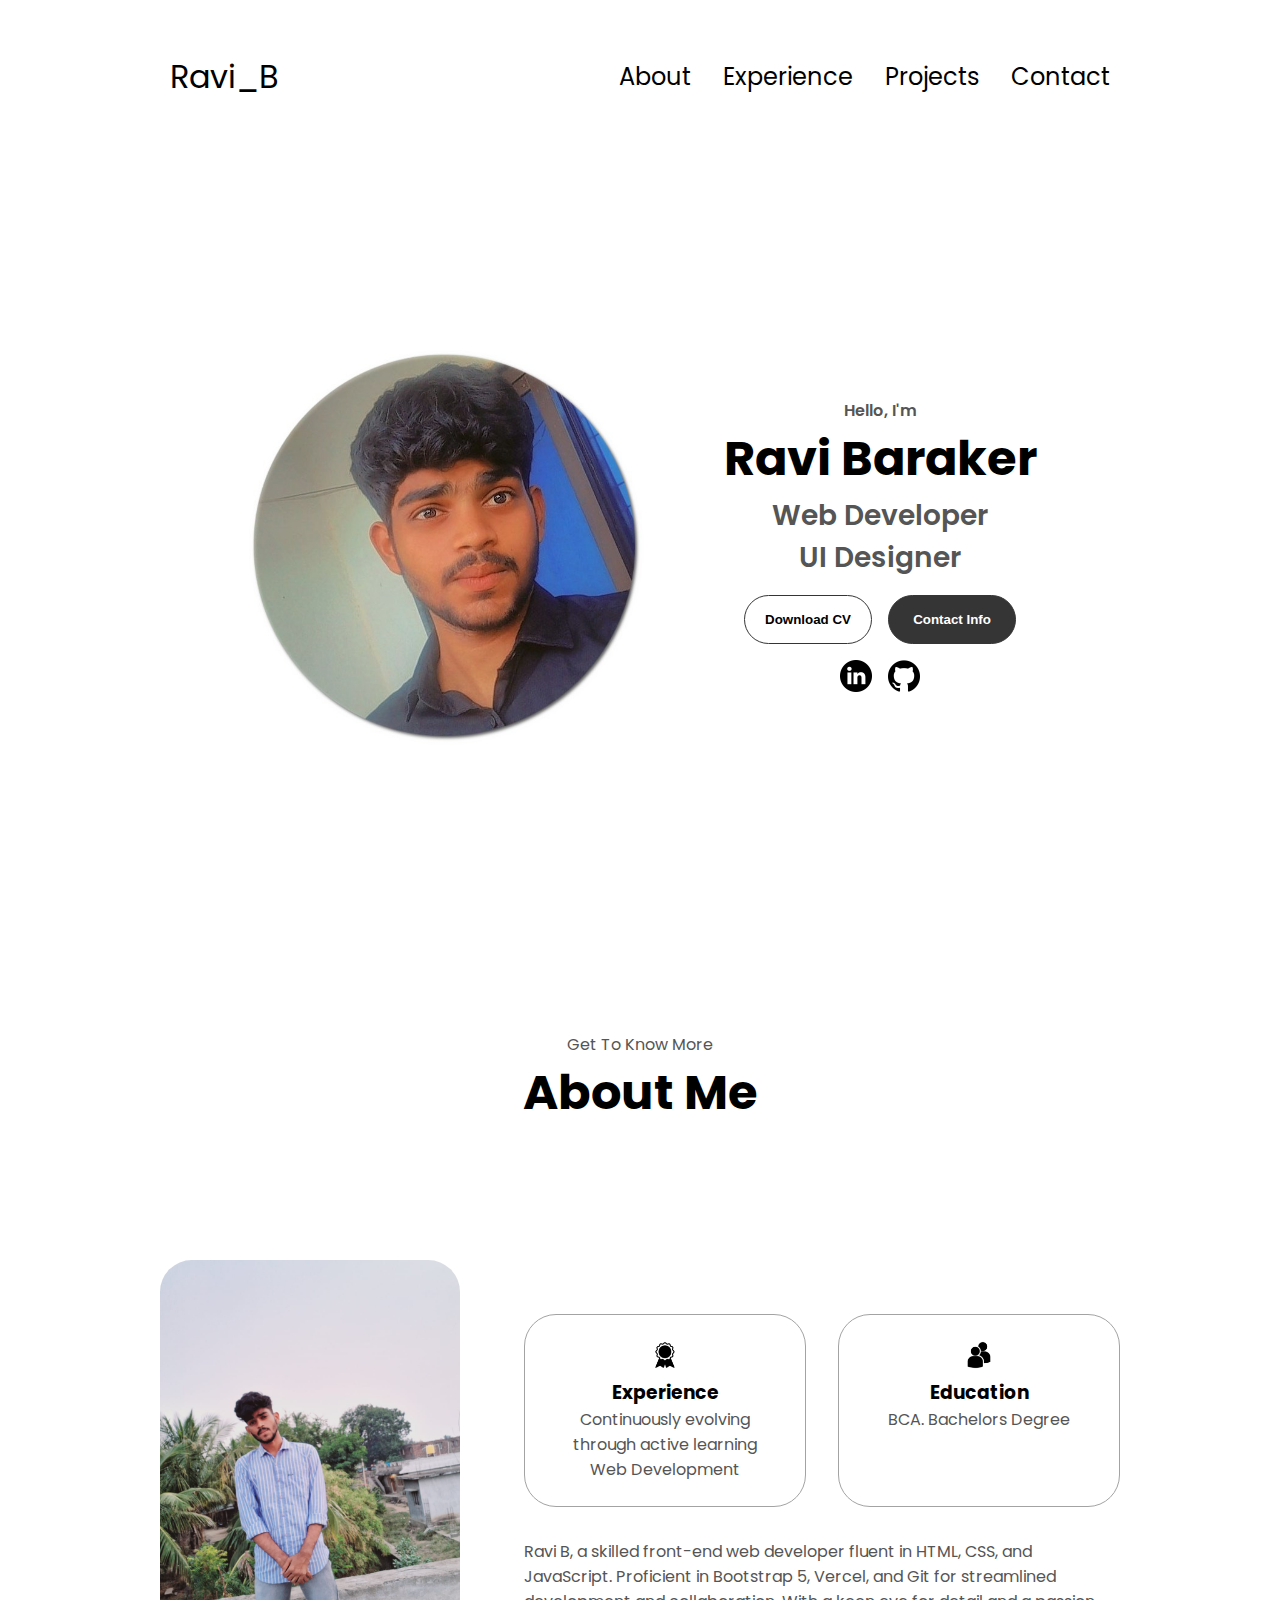
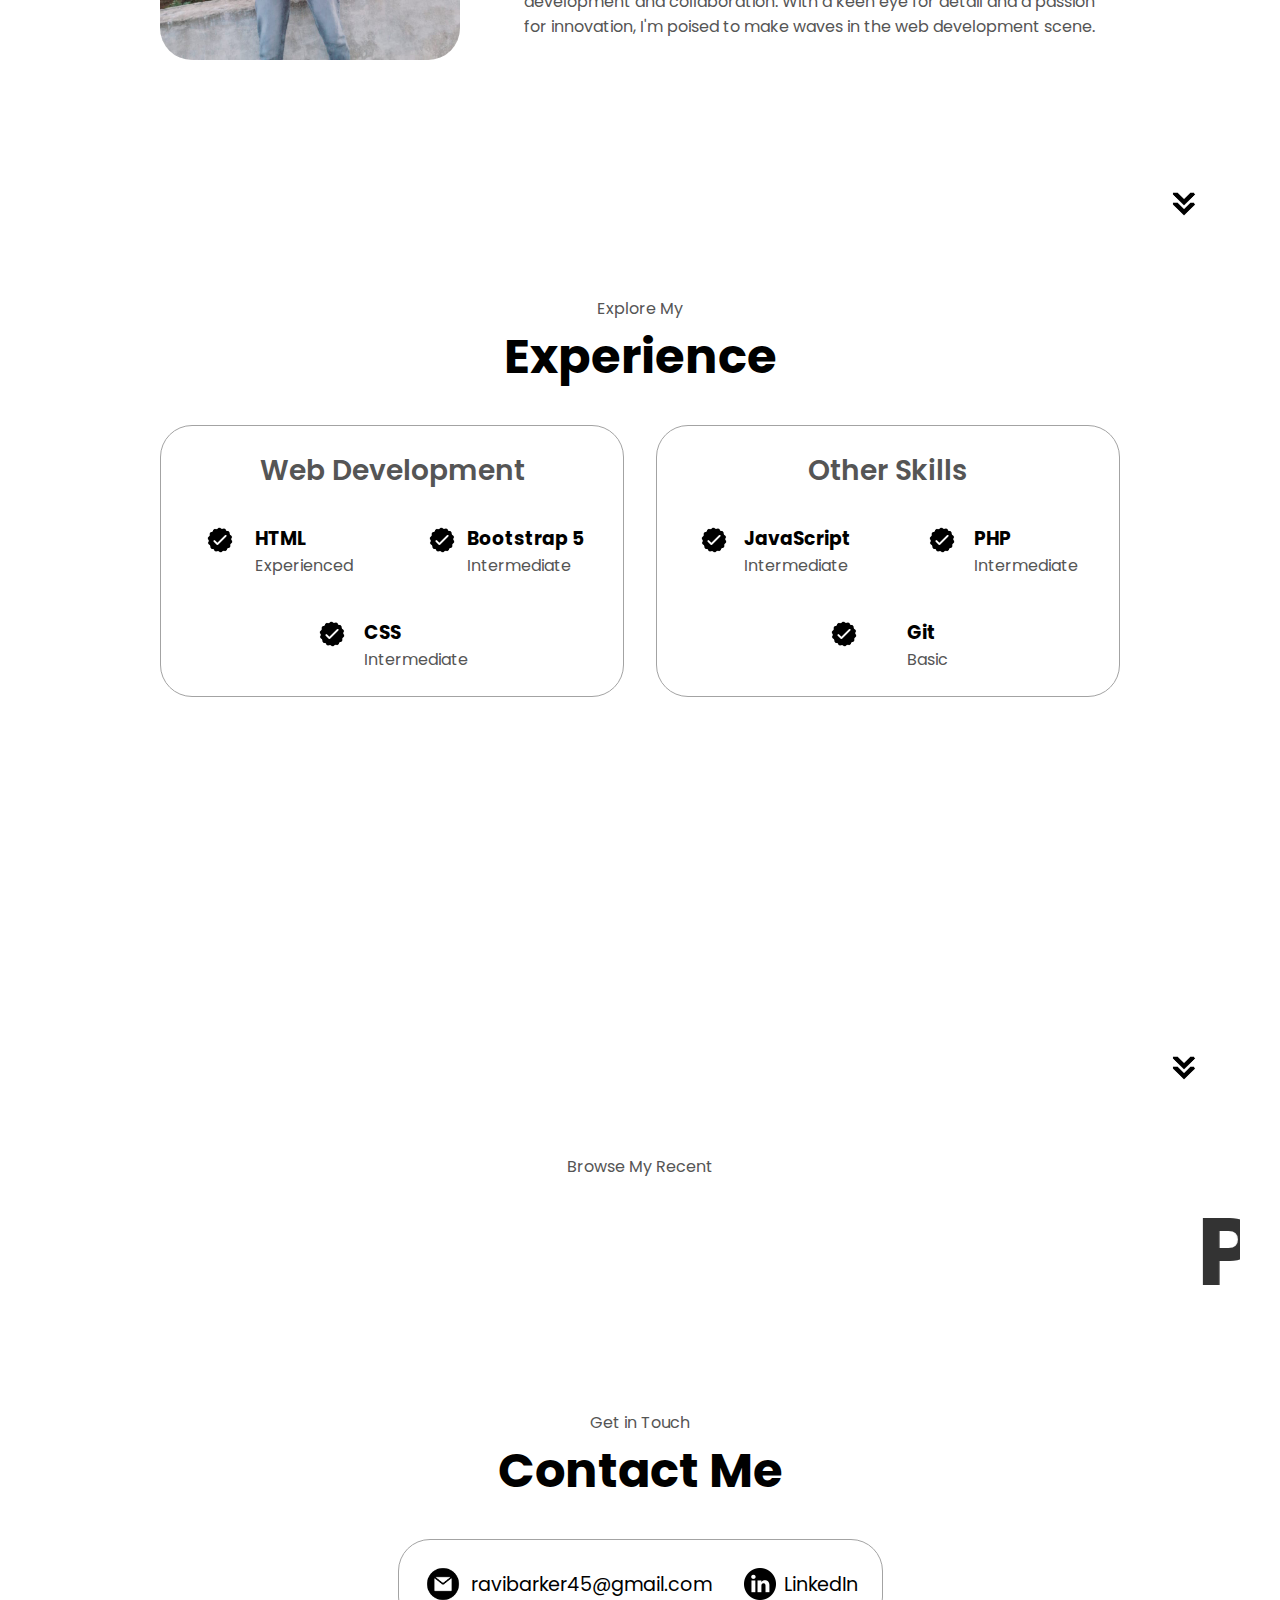
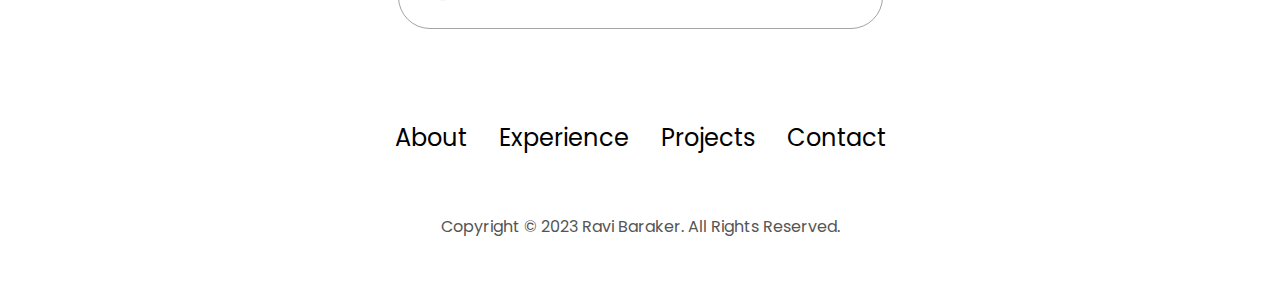
<file: index.html>
<!DOCTYPE html>
<html lang="en">
  <head>
    <meta charset="UTF-8" />
    <meta http-equiv="X-UA-Compatible" content="IE=edge" />
    <meta name="viewport" content="width=device-width, initial-scale=1.0" />
    <title>My Portfolio</title>
    <link rel="stylesheet" href="style.css" />
    <link rel="stylesheet" href="mediaqueries.css" />
  </head>
  <body>
    <nav id="desktop-nav">
      <div class="logo">Ravi_B</div>
      <div>
        <ul class="nav-links">
          <li><a href="#about">About</a></li>
          <li><a href="#experience">Experience</a></li>
          <li><a href="#projects">Projects</a></li>
          <li><a href="#contact">Contact</a></li>
        </ul>
      </div>
    </nav>
    <nav id="hamburger-nav">
      <div class="logo">Ravi Baraker</div>
      <div class="hamburger-menu">
        <div class="hamburger-icon" onclick="toggleMenu()">
          <span></span>
          <span></span>
          <span></span>
        </div>
        <div class="menu-links">
          <li><a href="#about" onclick="toggleMenu()">About</a></li>
          <li><a href="#experience" onclick="toggleMenu()">Experience</a></li>
          <li><a href="#projects" onclick="toggleMenu()">Projects</a></li>
          <li><a href="#contact" onclick="toggleMenu()">Contact</a></li>
        </div>
      </div>
    </nav>
    <section id="profile">
      <div class="section__pic-container">
        <img src="./assets/ravib.jpg" alt="Pavi profile picture" />
      </div>
      <div class="section__text">
        <p class="section__text__p1">Hello, I'm</p>
        <h1 class="title">Ravi Baraker</h1>
        <p class="section__text__p2">Web Developer<br/>UI Designer</p>
        <div class="btn-container">
          <button
            class="btn btn-color-2"
            onclick="window.open('./assets/Ravi_Resume.pdf')"
          >
            Download CV
          </button>
          <button class="btn btn-color-1" onclick="location.href='./#contact'">
            Contact Info
          </button>
        </div>
        <div id="socials-container">
          <img
            src="./assets/linkedin.png"
            alt="My LinkedIn profile"
            class="icon"
            onclick="location.href='https://www.linkedin.com/in/ravibarker/'"
          />
          <img
            src="./assets/github.png"
            alt="My Github profile"
            class="icon"
            onclick="location.href='https://github.com/Ravib45'"
          />
         
        </div>
      </div>
    </section>
    <section id="about">
      <p class="section__text__p1">Get To Know More</p>
      <h1 class="title">About Me</h1>
      <div class="section-container">
        <div class="section__pic-container">
          <img
            src="./assets/me2.jpg"
            alt="Profile picture"
            class="about-pic"
          />
        </div>
        <div class="about-details-container">
          <div class="about-containers">
            <div class="details-container">
              <img
                src="./assets/experience.png"
                alt="Experience icon"
                class="icon"
              />
              <h3>Experience</h3>
              <p>Continuously evolving through active learning <br />Web Development</p>
            </div>
            <div class="details-container">
              <img
                src="./assets/education.png"
                alt="Education icon"
                class="icon"
              />
              <h3>Education</h3>
              <p>BCA. Bachelors Degree</p>
            </div>
          </div>
          <div class="text-container">
            <p>
              Ravi B, a skilled front-end web developer fluent in HTML, CSS, and JavaScript. Proficient in Bootstrap 5, Vercel, and Git for streamlined development and collaboration. With a keen eye for detail and a passion for innovation, I'm poised to make waves in the web development scene.
            </p>
          </div>
        </div>
      </div>
      <img
        src="./assets/arrow.png"
        alt="Arrow icon"
        class="icon arrow"
        onclick="location.href='./#experience'"
      />
    </section>
    <section id="experience">
      <p class="section__text__p1">Explore My</p>
      <h1 class="title">Experience</h1>
      <div class="experience-details-container">
        <div class="about-containers">
          
          <!-- First Box -->
          <div class="details-container">
            <h2 class="experience-sub-title">Web Development</h2>
            <div class="article-container">
              <article>
                <img
                  src="./assets/checkmark.png"
                  alt="Experience icon"
                  class="icon"
                />
                <div>
                  <h3>HTML</h3>
                  <p>Experienced</p>
                </div>
              </article>
              <article>
                <img
                  src="./assets/checkmark.png"
                  alt="Experience icon"
                  class="icon"
                />
                <div>
                  <h3>Bootstrap 5</h3>
                  <p>Intermediate</p>
                </div>
              </article>
              <article>
                <img
                  src="./assets/checkmark.png"
                  alt="Experience icon"
                  class="icon"
                />
                <div>
                  <h3>CSS</h3>
                  <p>Intermediate</p>
                </div>
              </article>
            </div>
          </div>
    
          <!-- Second Box -->
          <div class="details-container">
            <h2 class="experience-sub-title">Other Skills</h2>
            <div class="article-container">
              <article>
                <img
                  src="./assets/checkmark.png"
                  alt="Experience icon"
                  class="icon"
                />
                <div>
                  <h3>JavaScript</h3>
                  <p>Intermediate</p>
                </div>
              </article>
              <article>
                <img
                  src="./assets/checkmark.png"
                  alt="Experience icon"
                  class="icon"
                />
                <div>
                  <h3>PHP</h3>
                  <p>Intermediate</p>
                </div>
              </article>
              <article>
                <img
                  src="./assets/checkmark.png"
                  alt="Experience icon"
                  class="icon"
                />
                <div>
                  <h3>Git</h3>
                  <p>Basic</p>
                </div>
              </article>
            </div>
          </div>
          
        </div>
      </div>
      <img
        src="./assets/arrow.png"
        alt="Arrow icon"
        class="icon arrow"
        onclick="location.href='./#projects'"
      />
    </section>
    
    <div id="projects">
  <p class="section__text__p1">Browse My Recent</p>
  <h1 class="title">
    <marquee behavior="scroll" direction="left" scrollamount="5">
      Projects are coming soon
    </marquee>
  </h1>
</div>

    <section id="contact">
      <p class="section__text__p1">Get in Touch</p>
      <h1 class="title">Contact Me</h1>
      <div class="contact-info-upper-container">
        <div class="contact-info-container">
          <img
            src="./assets/email.png"
            alt="Email icon"
            class="icon contact-icon email-icon"
          />
          <p><a href="mailto:ravibarker45@gmail.com">ravibarker45@gmail.com
          </a></p>
        </div>
        <div class="contact-info-container">
          <img
            src="./assets/linkedin.png"
            alt="LinkedIn icon"
            class="icon contact-icon"
          />
          <p><a href="https://www.linkedin.com/in/ravibarker/">LinkedIn</a></p>
        </div>
        
      </div>
    </section>
    <footer>
      <nav>
        <div class="nav-links-container">
          <ul class="nav-links">
            <li><a href="#about">About</a></li>
            <li><a href="#experience">Experience</a></li>
            <li><a href="#projects">Projects</a></li>
            <li><a href="#contact">Contact</a></li>
          </ul>
        </div>
      </nav>
      <p>Copyright &#169; 2023 Ravi Baraker. All Rights Reserved.</p>
    </footer>
    <script src="script.js"></script>
    
  </body>
</html>
</file>
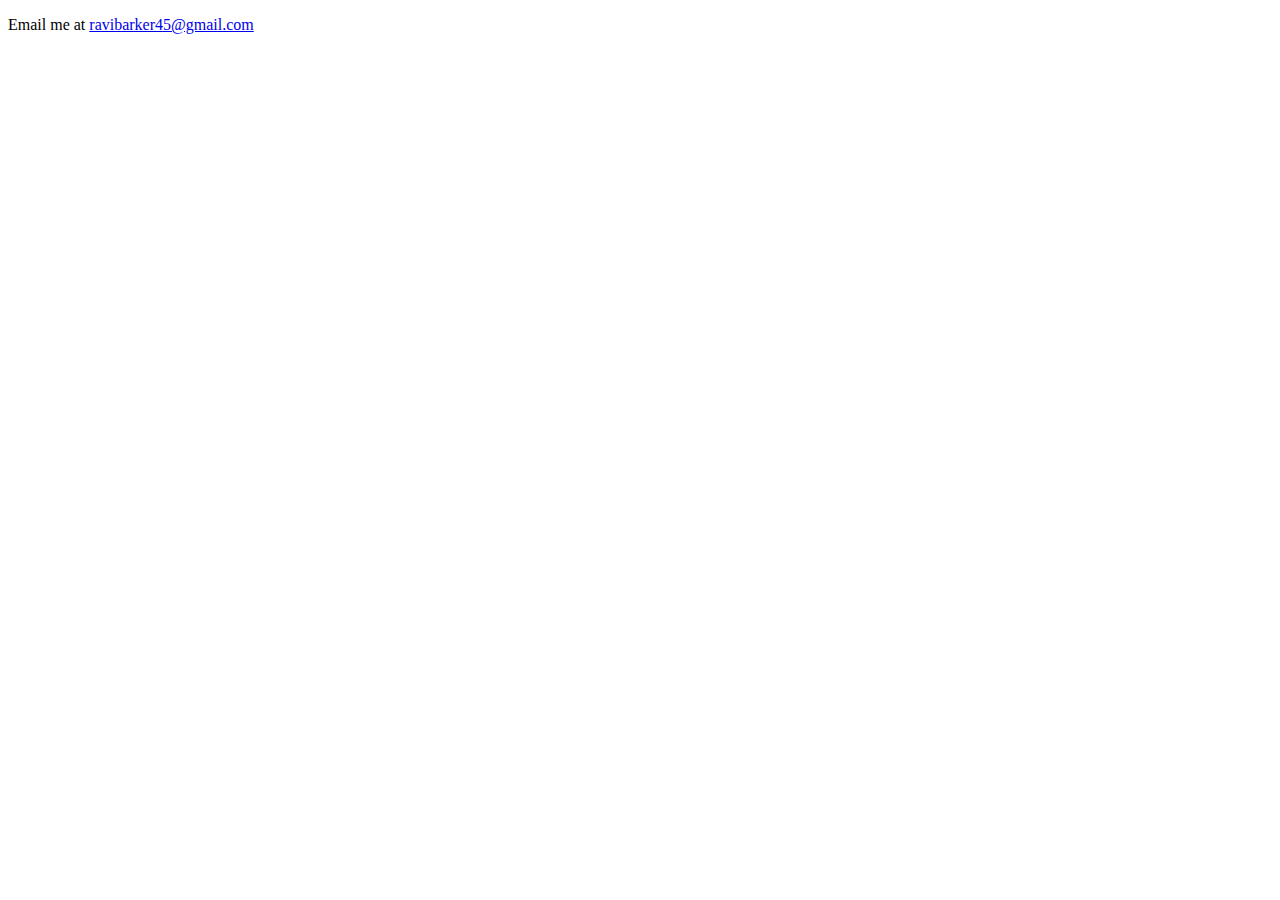
<file: mail.html>
<!DOCTYPE html>
<html lang="en">
<head>
    <meta charset="UTF-8">
    <meta name="viewport" content="width=device-width, initial-scale=1.0">
    <title>Mailto Test</title>
</head>
<body>
    <p>Email me at <a href="mailto:ravibarker45@gmail.com">ravibarker45@gmail.com</a></p>
</body>
</html>
</file>
<file: style.css>
/* GENERAL */

@import url("https://fonts.googleapis.com/css2?family=Poppins:wght@300;400;500;600&display=swap");

* {
  margin: 0;
  padding: 0;
}

body {
  font-family: "Poppins", sans-serif;
}

html {
  scroll-behavior: smooth;
}

p {
  color: rgb(85, 85, 85);
}

/* TRANSITION */

a,
.btn {
  transition: all 300ms ease;
}

/* DESKTOP NAV */

nav,
.nav-links {
  display: flex;
}

nav {
  justify-content: space-around;
  align-items: center;
  height: 17vh;
}

.nav-links {
  gap: 2rem;
  list-style: none;
  font-size: 1.5rem;
}

a {
  color: black;
  text-decoration: none;
  text-decoration-color: white;
}

a:hover {
  color: grey;
  text-decoration: underline;
  text-underline-offset: 1rem;
  text-decoration-color: rgb(181, 181, 181);
}

.logo {
  font-size: 2rem;
}

.logo:hover {
  cursor: default;
}

/* HAMBURGER MENU */

#hamburger-nav {
  display: none;
}

.hamburger-menu {
  position: relative;
  display: inline-block;
}

.hamburger-icon {
  display: flex;
  flex-direction: column;
  justify-content: space-between;
  height: 24px;
  width: 30px;
  cursor: pointer;
}

.hamburger-icon span {
  width: 100%;
  height: 2px;
  background-color: black;
  transition: all 0.3 ease-in-out;
}

.menu-links {
  position: absolute;
  top: 100%;
  right: 0;
  background-color: white;
  width: fit-content;
  max-height: 0;
  overflow: hidden;
  transition: all 0.3 ease-in-out;
}

.menu-links a {
  display: block;
  padding: 10px;
  text-align: center;
  font-size: 1.5rem;
  color: black;
  text-decoration: none;
  transition: all 0.3 ease-in-out;
}

.menu-links li {
  list-style: none;
}

.menu-links.open {
  max-height: 300px;
}

.hamburger-icon.open span:first-child {
  transform: rotate(45deg) translate(10px, 5px);
}

.hamburger-icon.open span:nth-child(2) {
  opacity: 0;
}

.hamburger-icon.open span:last-child {
  transform: rotate(-45deg) translate(10px, -5px);
}

.hamburger-icon span:first-child {
  transform: none;
}

.hamburger-icon span:first-child {
  opacity: 1;
}

.hamburger-icon span:first-child {
  transform: none;
}

/* SECTIONS */

section {
  padding-top: 4vh;
  height: 96vh;
  margin: 0 10rem;
  box-sizing: border-box;
  min-height: fit-content;
}

.section-container {
  display: flex;
}

/* PROFILE SECTION */

#profile {
  display: flex;
  justify-content: center;
  gap: 5rem;
  height: 80vh;
}

.section__pic-container {
  display: flex;
  height: 400px;
  width: 400px;
  margin: auto 0;
}

.section__text {
  align-self: center;
  text-align: center;
}

.section__text p {
  font-weight: 600;
}

.section__text__p1 {
  text-align: center;
}

.section__text__p2 {
  font-size: 1.75rem;
  margin-bottom: 1rem;
}

.title {
  font-size: 3rem;
  text-align: center;
}

#socials-container {
  display: flex;
  justify-content: center;
  margin-top: 1rem;
  gap: 1rem;
}

/* ICONS */

.icon {
  cursor: pointer;
  height: 2rem;
}

/* BUTTONS */

.btn-container {
  display: flex;
  justify-content: center;
  gap: 1rem;
}

.btn {
  font-weight: 600;
  transition: all 300ms ease;
  padding: 1rem;
  width: 8rem;
  border-radius: 2rem;
}

.btn-color-1,
.btn-color-2 {
  border: rgb(53, 53, 53) 0.1rem solid;
}

.btn-color-1:hover,
.btn-color-2:hover {
  cursor: pointer;
}

.btn-color-1,
.btn-color-2:hover {
  background: rgb(53, 53, 53);
  color: white;
}

.btn-color-1:hover {
  background: rgb(0, 0, 0);
}

.btn-color-2 {
  background: none;
}

.btn-color-2:hover {
  border: rgb(255, 255, 255) 0.1rem solid;
}

.btn-container {
  gap: 1rem;
}

/* ABOUT SECTION */

#about {
  position: relative;
}

.about-containers {
  gap: 2rem;
  margin-bottom: 2rem;
  margin-top: 2rem;
}

.about-details-container {
  justify-content: center;
  flex-direction: column;
}

.about-containers,
.about-details-container {
  display: flex;
}

.about-pic {
  border-radius: 2rem;
}

.arrow {
  position: absolute;
  right: -5rem;
  bottom: 2.5rem;
}

.details-container {
  padding: 1.5rem;
  flex: 1;
  background: white;
  border-radius: 2rem;
  border: rgb(53, 53, 53) 0.1rem solid;
  border-color: rgb(163, 163, 163);
  text-align: center;
}

.section-container {
  gap: 4rem;
  height: 80%;
}

.section__pic-container {
  height: 400px;
  width: 400px;
  margin: auto 0;
}

/* EXPERIENCE SECTION */

#experience {
  position: relative;
}

.experience-sub-title {
  color: rgb(85, 85, 85);
  font-weight: 600;
  font-size: 1.75rem;
  margin-bottom: 2rem;
}

.experience-details-container {
  display: flex;
  justify-content: center;
  flex-direction: column;
}

.article-container {
  display: flex;
  text-align: initial;
  flex-wrap: wrap;
  flex-direction: row;
  gap: 2.5rem;
  justify-content: space-around;
}

article {
  display: flex;
  width: 10rem;
  justify-content: space-around;
  gap: 0.5rem;
}

article .icon {
  cursor: default;
}

/* PROJECTS SECTION 

#projects {
  position: relative;
}

.color-container {
  border-color: rgb(163, 163, 163);
  background: rgb(250, 250, 250);
}

.project-img {
  border-radius: 2rem;
  width: 90%;
  height: 90%;
}

.project-title {
  margin: 1rem;
  color: black;
}

.project-btn {
  color: black;
  border-color: rgb(163, 163, 163);
}
*/
#projects {
  margin: 10px 20px;  /* Reduced top margin to move the section up */
  padding: 20px;
  text-align: center;
}

.marquee-container {
  display: inline-block;
  width: 100%;
}

marquee {
  font-size: 2em;
  color: #333;
  white-space: nowrap;
}

/* CONTACT */
#contact {
  display: flex;
  justify-content: center;
  flex-direction: column;
  height: 20vh;
}

.contact-info-upper-container {
  display: flex;
  justify-content: center;
  border-radius: 2rem;
  border: rgb(53, 53, 53) 0.1rem solid;
  border-color: rgb(163, 163, 163);
  background: (250, 250, 250);
  margin: 2rem auto;
  padding: 0.5rem;
}

.contact-info-container {
  display: flex;
  align-items: center;
  justify-content: center;
  gap: 0.5rem;
  margin: 1rem;
}

.contact-info-container p {
  font-size: larger;
}

.contact-icon {
  cursor: default;
}

.email-icon {
  height: 2.5rem;
}

/* FOOTER SECTION */

footer {
  height: 26vh;
  margin: 0 1rem;
}

footer p {
  text-align: center;
}
</file>
<file: mediaqueries.css>
@media screen and (max-width: 1400px) {
  #profile {
    height: 83vh;
    margin-bottom: 6rem;
  }
  .about-containers {
    flex-wrap: wrap;
  }
  #contact,
  #projects {
    height: fit-content;
  }
}

@media screen and (max-width: 1200px) {
  #desktop-nav {
    display: none;
  }
  #hamburger-nav {
    display: flex;
  }
  #experience,
  .experience-details-container {
    margin-top: 2rem;
  }
  #profile,
  .section-container {
    display: block;
  }
  .arrow {
    display: none;
  }
  section,
  .section-container {
    height: fit-content;
  }
  section {
    margin: 0 5%;
  }
  .section__pic-container {
    width: 275px;
    height: 275px;
    margin: 0 auto 2rem;
  }
  .about-containers {
    margin-top: 0;
  }
}

@media screen and (max-width: 600px) {
  #contact,
  footer {
    height: 40vh;
  }
  #profile {
    height: 83vh;
    margin-bottom: 0;
  }
  article {
    font-size: 1rem;
  }
  footer nav {
    height: fit-content;
    margin-bottom: 2rem;
  }
  .about-containers,
  .contact-info-upper-container,
  .btn-container {
    flex-wrap: wrap;
  }
  .contact-info-container {
    margin: 0;
  }
  .contact-info-container p,
  .nav-links li a {
    font-size: 1rem;
  }
  .experience-sub-title {
    font-size: 1.25rem;
  }
  .logo {
    font-size: 1.5rem;
  }
  .nav-links {
    flex-direction: column;
    gap: 0.5rem;
    text-align: center;
  }
  .section__pic-container {
    width: auto;
    height: 46vw;
    justify-content: center;
  }
  .section__text__p2 {
    font-size: 1.25rem;
  }
  .title {
    font-size: 2rem;
  }
  .text-container {
    text-align: justify;
  }
}
</file>
